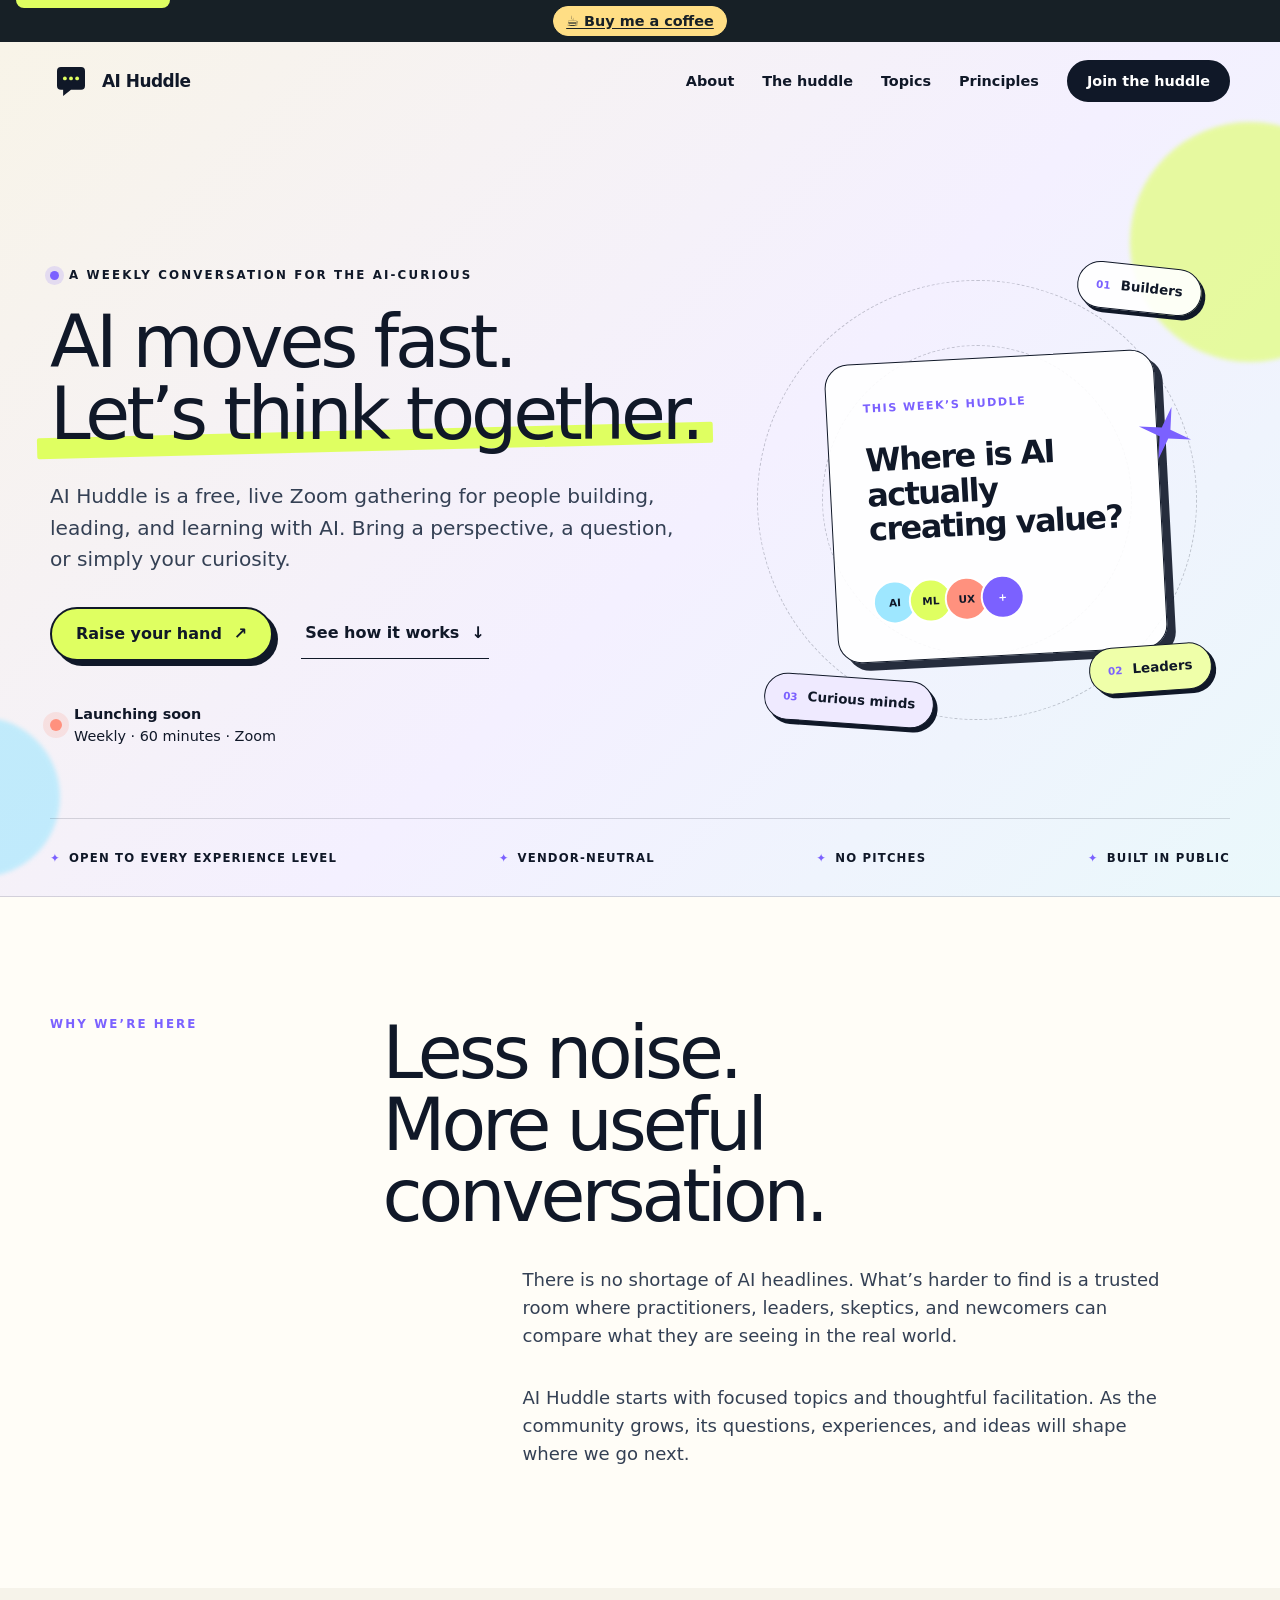
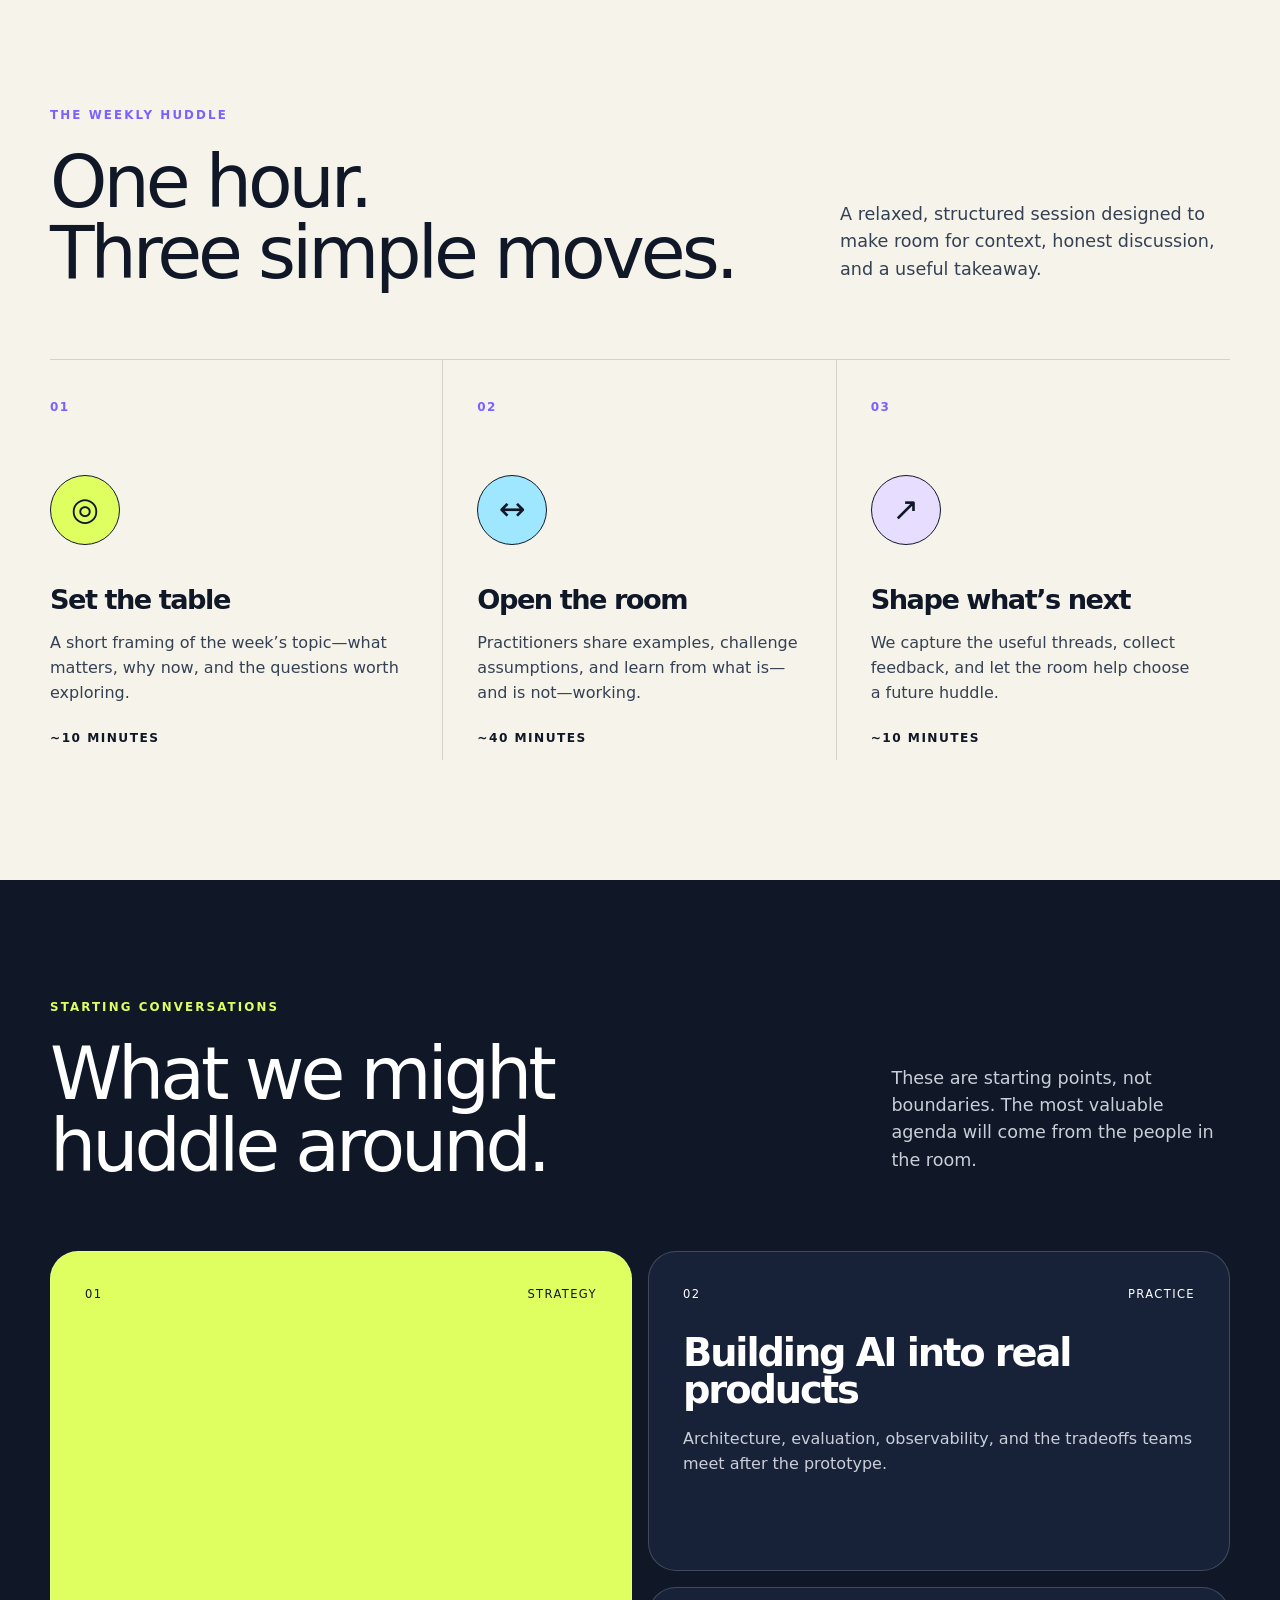
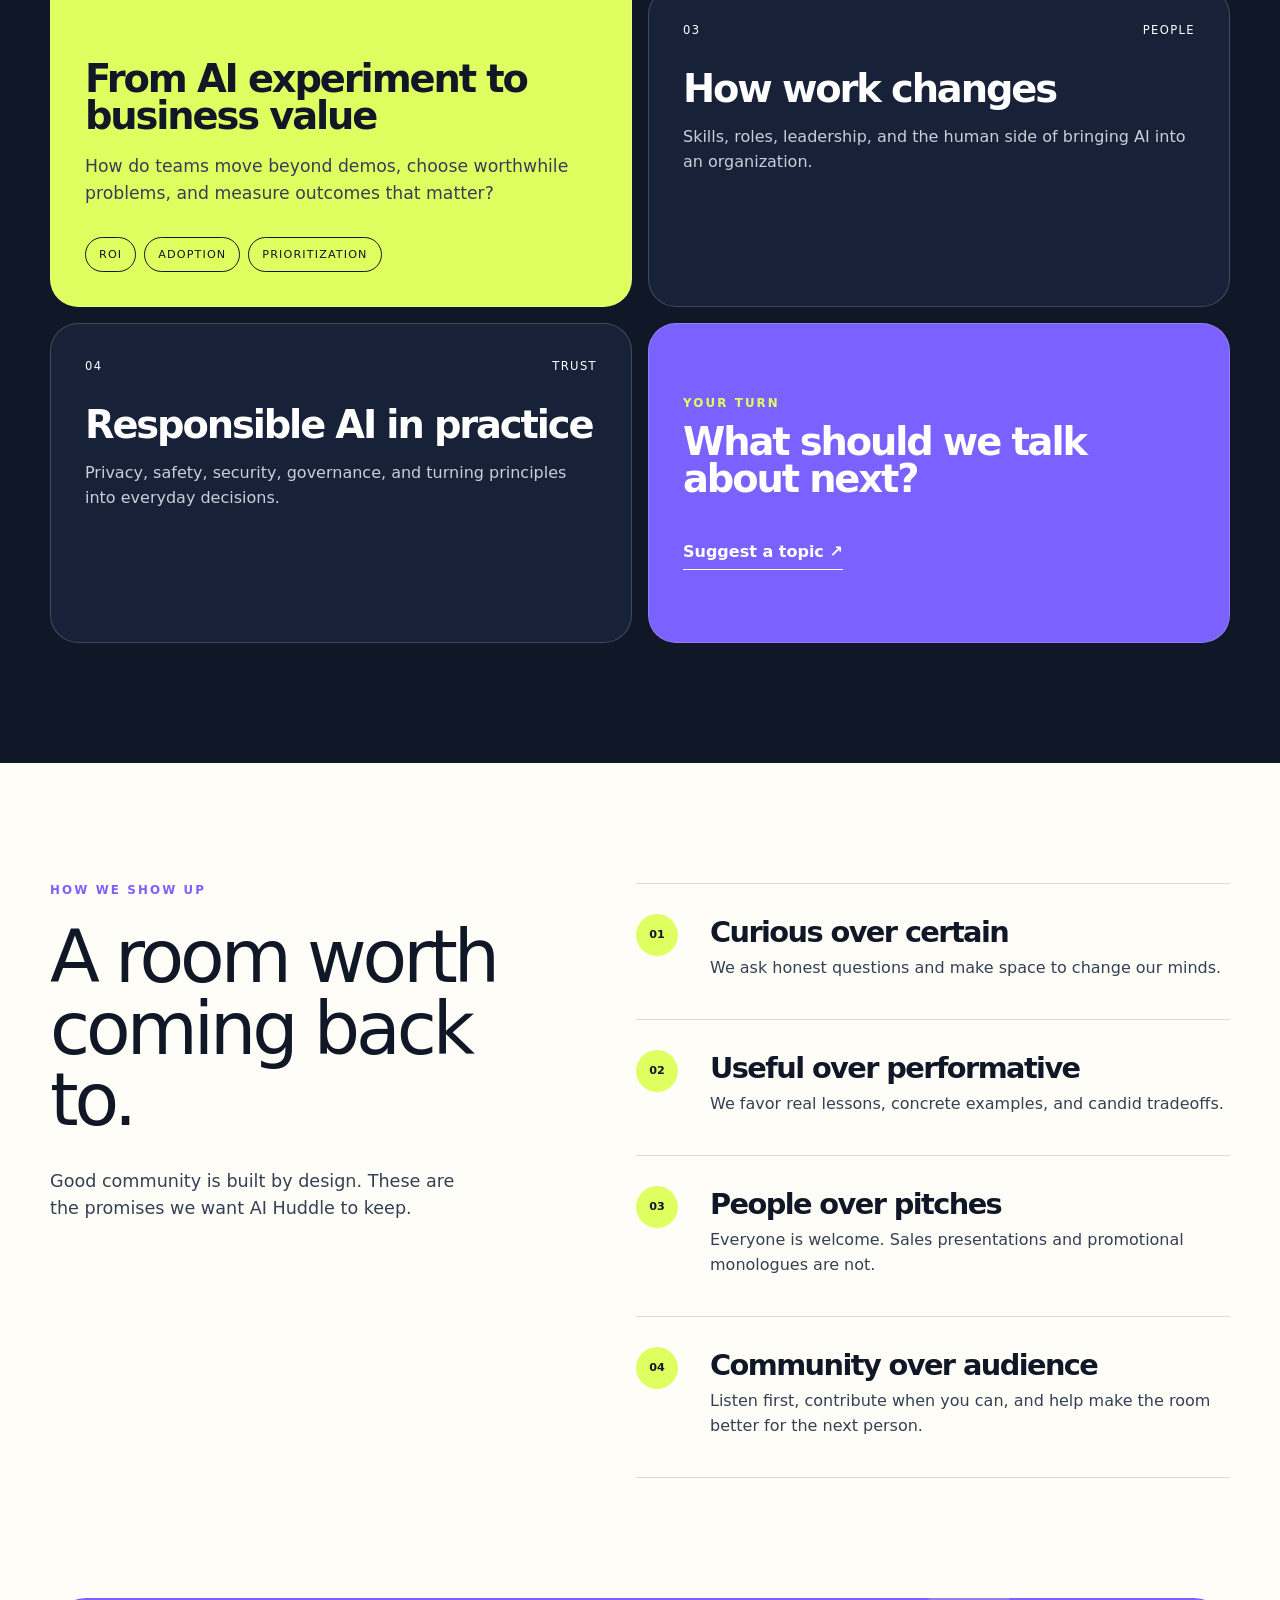
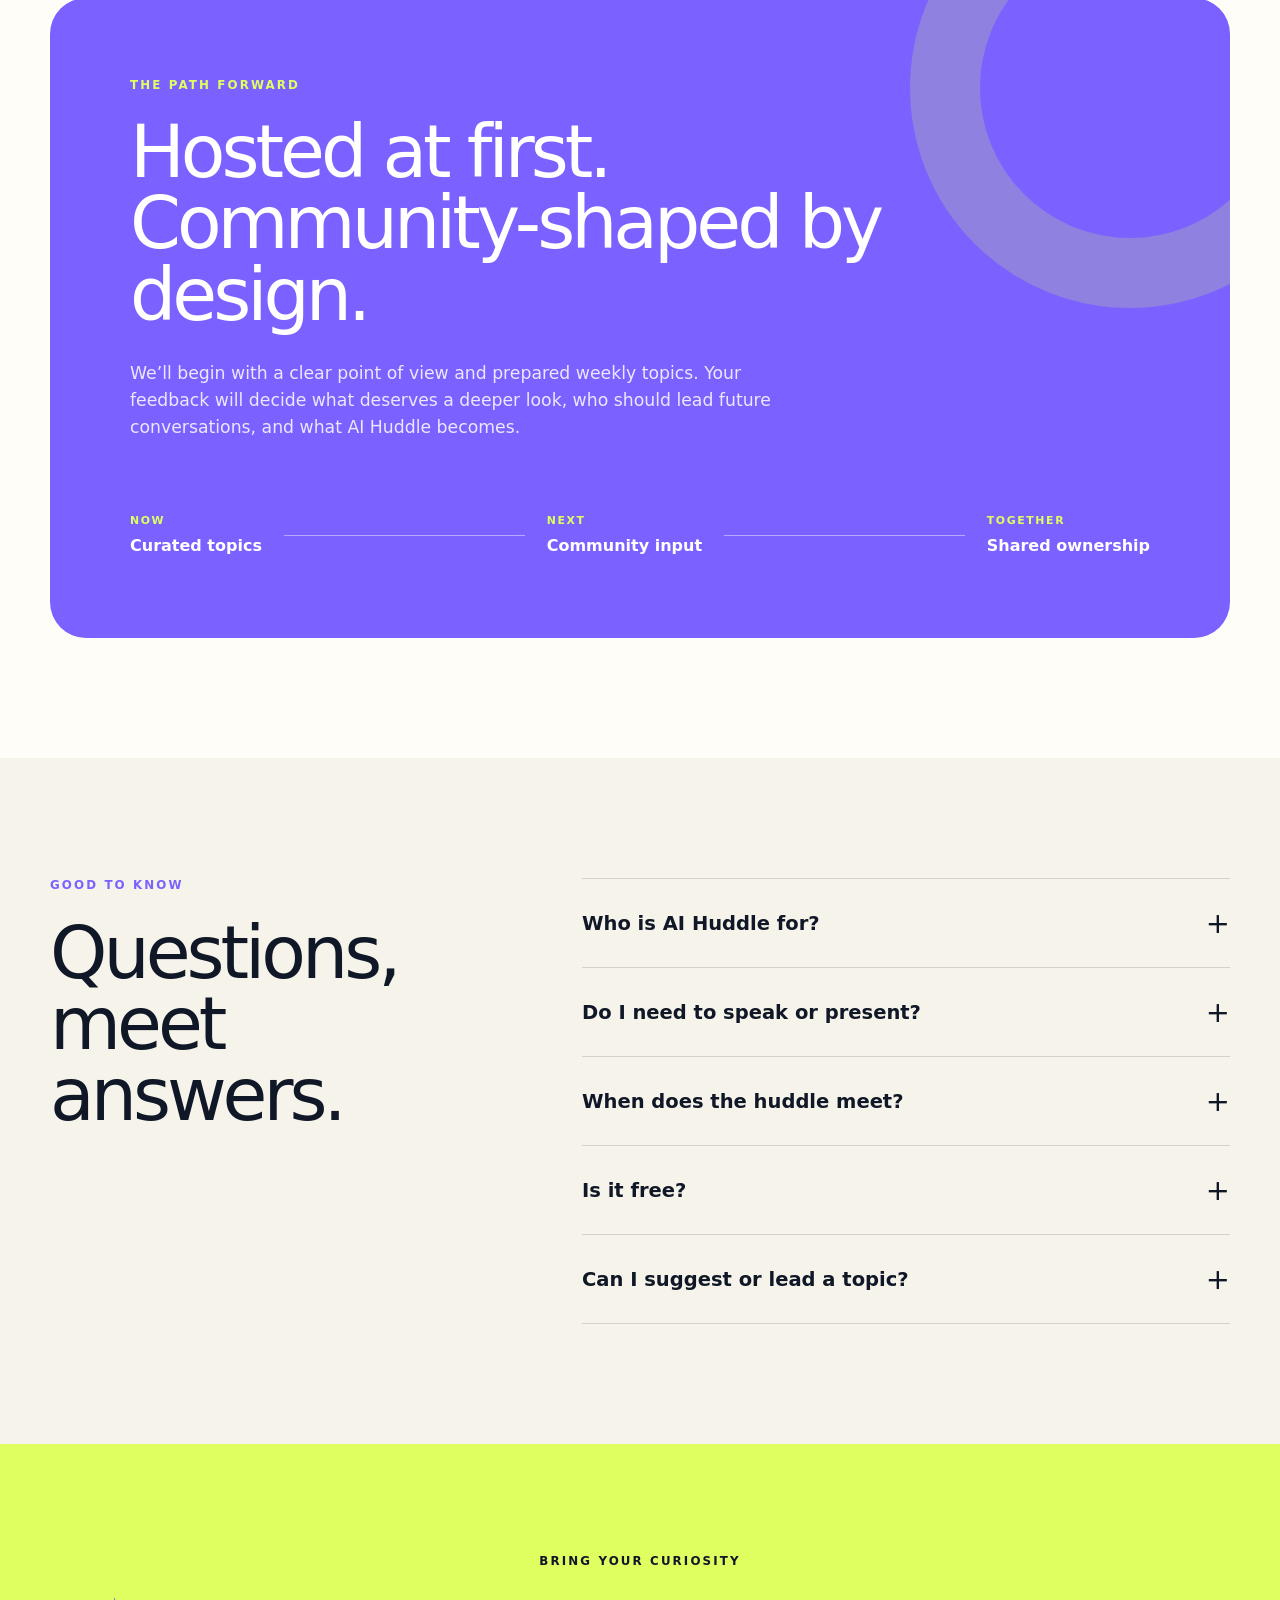
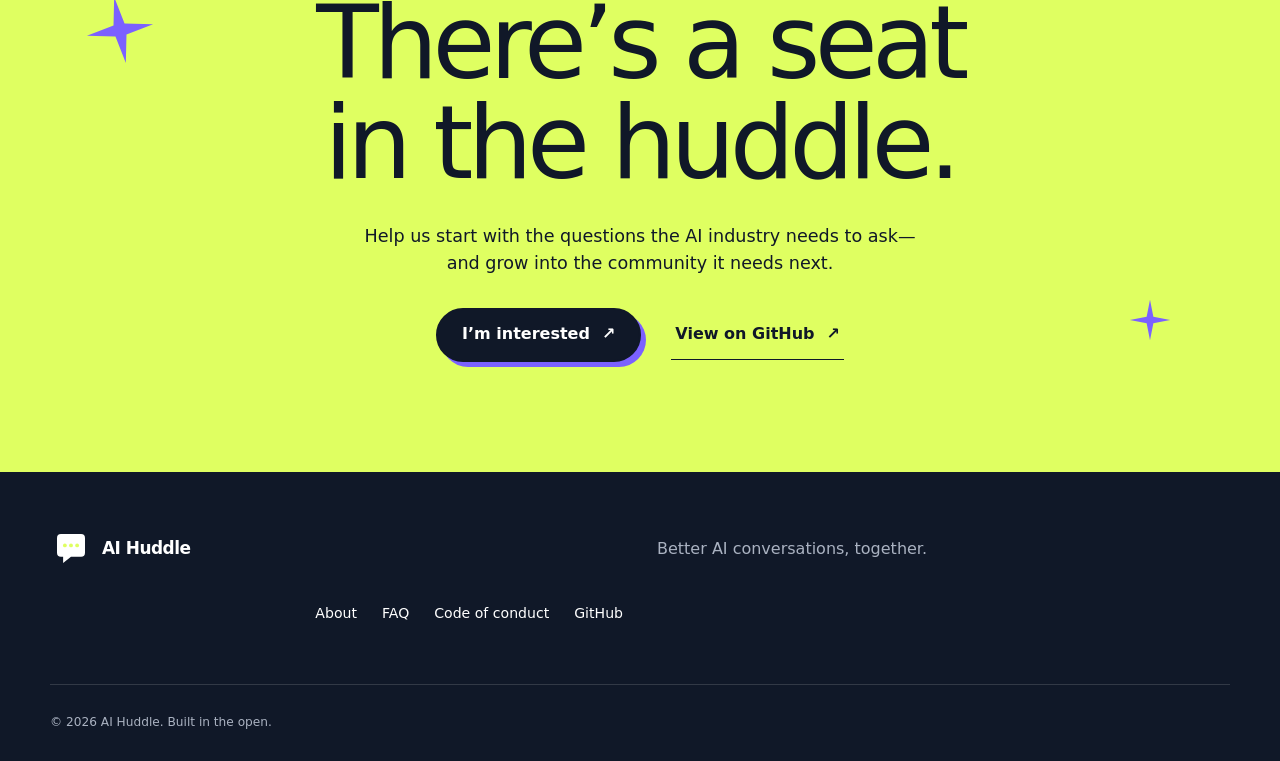
<file: index.html>
<!doctype html>
<html lang="en">
<head>
  <meta charset="utf-8">
  <meta name="viewport" content="width=device-width, initial-scale=1">
  <meta name="description" content="AI Huddle is a free, weekly Zoom conversation where people working with AI compare notes, ask honest questions, and shape what the community explores next.">
  <meta name="theme-color" content="#101828">
  <meta property="og:title" content="AI Huddle — Better AI conversations, together">
  <meta property="og:description" content="A weekly, vendor-neutral Zoom conversation for people building, leading, and learning with AI.">
  <meta property="og:type" content="website">
  <meta property="og:url" content="https://numerate64.github.io/aihuddle/">
  <meta property="og:image" content="https://numerate64.github.io/aihuddle/assets/social-card.png">
  <title>AI Huddle — Better AI conversations, together</title>
  <link rel="icon" href="assets/favicon.svg" type="image/svg+xml">
  <link rel="stylesheet" href="styles.css">
  <script defer src="script.js"></script>

    <style id="bmc-support-style">
      .bmc-support { position: sticky; top: 0; z-index: 10000; display: flex; justify-content: center; align-items: center; box-sizing: border-box; width: 100%; height: 42px; margin: 0; padding: 0 1rem; background: #172026; color: #fff; text-align: center; font: 600 0.9rem/1.4 system-ui, sans-serif; }
      .bmc-support a { display: inline-flex; align-items: center; justify-content: center; min-height: 30px; padding: 4px 12px; border: 1px solid #ffde85; border-radius: 999px; background: #ffde85; color: #172026; font-weight: 700; text-decoration: underline; text-underline-offset: 0.15em; white-space: nowrap; }
      .bmc-support a:hover { background: #fff; border-color: #fff; }
      .bmc-support a:focus-visible { outline: 2px solid #fff; outline-offset: 3px; }
      .site-header { top: 42px; } .header { top: 42px; } .skip-link { top: 46px; z-index: 10001; }
    </style>
</head>
<body>
  <div class="bmc-support"><a href="https://buymeacoffee.com/caliche" target="_blank" rel="noopener noreferrer">☕ Buy me a coffee</a></div>

  <a class="skip-link" href="#main">Skip to content</a>

  <header class="site-header" data-header>
    <div class="shell nav-wrap">
      <a class="brand" href="#top" aria-label="AI Huddle home">
        <svg class="brand-mark" aria-hidden="true" viewBox="0 0 48 48">
          <path d="M8 12.5A4.5 4.5 0 0 1 12.5 8h23a4.5 4.5 0 0 1 4.5 4.5v17a4.5 4.5 0 0 1-4.5 4.5H24l-9 7v-7h-2.5A4.5 4.5 0 0 1 8 29.5z"/>
          <circle cx="17" cy="21" r="2.2"/><circle cx="24" cy="21" r="2.2"/><circle cx="31" cy="21" r="2.2"/>
        </svg>
        <span>AI Huddle</span>
      </a>
      <button class="menu-button" type="button" aria-expanded="false" aria-controls="site-nav" data-menu-button>
        <span class="sr-only">Toggle navigation</span>
        <span></span><span></span><span></span>
      </button>
      <nav class="site-nav" id="site-nav" aria-label="Primary" data-nav>
        <a href="#about">About</a>
        <a href="#format">The huddle</a>
        <a href="#topics">Topics</a>
        <a href="#principles">Principles</a>
        <a class="button button-small button-dark" href="https://github.com/numerate64/aihuddle/issues/new?template=join-the-huddle.yml" target="_blank" rel="noopener">Join the huddle</a>
      </nav>
    </div>
  </header>

  <main id="main">
    <section class="hero" id="top">
      <div class="hero-orb hero-orb-one" aria-hidden="true"></div>
      <div class="hero-orb hero-orb-two" aria-hidden="true"></div>
      <div class="shell hero-grid">
        <div class="hero-copy reveal">
          <p class="eyebrow"><span></span> A weekly conversation for the AI-curious</p>
          <h1>AI moves fast.<br><em>Let’s think together.</em></h1>
          <p class="hero-lede">AI Huddle is a free, live Zoom gathering for people building, leading, and learning with AI. Bring a perspective, a question, or simply your curiosity.</p>
          <div class="hero-actions">
            <a class="button button-primary" href="https://github.com/numerate64/aihuddle/issues/new?template=join-the-huddle.yml" target="_blank" rel="noopener">Raise your hand <span aria-hidden="true">↗</span></a>
            <a class="text-link" href="#format">See how it works <span aria-hidden="true">↓</span></a>
          </div>
          <div class="hero-note">
            <span class="pulse" aria-hidden="true"></span>
            <p><strong>Launching soon</strong><br>Weekly · 60 minutes · Zoom</p>
          </div>
        </div>

        <div class="hero-visual reveal" aria-label="A visual representation of ideas connecting in conversation">
          <div class="orbit orbit-one"></div>
          <div class="orbit orbit-two"></div>
          <div class="huddle-card huddle-card-main">
            <span class="card-kicker">This week’s huddle</span>
            <p>Where is AI actually creating value?</p>
            <div class="avatar-row" aria-hidden="true">
              <span>AI</span><span>ML</span><span>UX</span><span>+</span>
            </div>
          </div>
          <div class="huddle-card float-card float-card-one"><span>01</span> Builders</div>
          <div class="huddle-card float-card float-card-two"><span>02</span> Leaders</div>
          <div class="huddle-card float-card float-card-three"><span>03</span> Curious minds</div>
          <svg class="spark" viewBox="0 0 100 100" aria-hidden="true"><path d="M50 2 58 42 98 50 58 58 50 98 42 58 2 50 42 42Z"/></svg>
        </div>
      </div>
      <div class="shell trust-line reveal">
        <span>Open to every experience level</span>
        <span>Vendor-neutral</span>
        <span>No pitches</span>
        <span>Built in public</span>
      </div>
    </section>

    <section class="section intro" id="about">
      <div class="shell split-heading reveal">
        <p class="section-label">Why we’re here</p>
        <div>
          <h2>Less noise.<br>More useful conversation.</h2>
          <p>There is no shortage of AI headlines. What’s harder to find is a trusted room where practitioners, leaders, skeptics, and newcomers can compare what they are seeing in the real world.</p>
          <p>AI Huddle starts with focused topics and thoughtful facilitation. As the community grows, its questions, experiences, and ideas will shape where we go next.</p>
        </div>
      </div>
    </section>

    <section class="section format-section" id="format">
      <div class="shell">
        <div class="section-top reveal">
          <div>
            <p class="section-label">The weekly huddle</p>
            <h2>One hour.<br>Three simple moves.</h2>
          </div>
          <p class="section-summary">A relaxed, structured session designed to make room for context, honest discussion, and a useful takeaway.</p>
        </div>
        <ol class="steps">
          <li class="step reveal">
            <span class="step-number">01</span>
            <div class="step-icon" aria-hidden="true">◎</div>
            <h3>Set the table</h3>
            <p>A short framing of the week’s topic—what matters, why now, and the questions worth exploring.</p>
            <span class="step-time">~10 minutes</span>
          </li>
          <li class="step reveal">
            <span class="step-number">02</span>
            <div class="step-icon" aria-hidden="true">↔</div>
            <h3>Open the room</h3>
            <p>Practitioners share examples, challenge assumptions, and learn from what is—and is not—working.</p>
            <span class="step-time">~40 minutes</span>
          </li>
          <li class="step reveal">
            <span class="step-number">03</span>
            <div class="step-icon" aria-hidden="true">↗</div>
            <h3>Shape what’s next</h3>
            <p>We capture the useful threads, collect feedback, and let the room help choose a future huddle.</p>
            <span class="step-time">~10 minutes</span>
          </li>
        </ol>
      </div>
    </section>

    <section class="section topics-section" id="topics">
      <div class="shell">
        <div class="topics-heading reveal">
          <div>
            <p class="section-label light">Starting conversations</p>
            <h2>What we might<br>huddle around.</h2>
          </div>
          <p>These are starting points, not boundaries. The most valuable agenda will come from the people in the room.</p>
        </div>
        <div class="topic-grid">
          <article class="topic topic-feature reveal">
            <div class="topic-meta"><span>01</span><span>Strategy</span></div>
            <h3>From AI experiment to business value</h3>
            <p>How do teams move beyond demos, choose worthwhile problems, and measure outcomes that matter?</p>
            <div class="topic-chips"><span>ROI</span><span>Adoption</span><span>Prioritization</span></div>
          </article>
          <article class="topic reveal">
            <div class="topic-meta"><span>02</span><span>Practice</span></div>
            <h3>Building AI into real products</h3>
            <p>Architecture, evaluation, observability, and the tradeoffs teams meet after the prototype.</p>
          </article>
          <article class="topic reveal">
            <div class="topic-meta"><span>03</span><span>People</span></div>
            <h3>How work changes</h3>
            <p>Skills, roles, leadership, and the human side of bringing AI into an organization.</p>
          </article>
          <article class="topic reveal">
            <div class="topic-meta"><span>04</span><span>Trust</span></div>
            <h3>Responsible AI in practice</h3>
            <p>Privacy, safety, security, governance, and turning principles into everyday decisions.</p>
          </article>
          <article class="topic topic-prompt reveal">
            <p class="section-label light">Your turn</p>
            <h3>What should we talk about next?</h3>
            <a href="https://github.com/numerate64/aihuddle/issues/new?template=suggest-a-topic.yml" target="_blank" rel="noopener">Suggest a topic <span aria-hidden="true">↗</span></a>
          </article>
        </div>
      </div>
    </section>

    <section class="section principles-section" id="principles">
      <div class="shell principles-grid">
        <div class="principles-copy reveal">
          <p class="section-label">How we show up</p>
          <h2>A room worth<br>coming back to.</h2>
          <p>Good community is built by design. These are the promises we want AI Huddle to keep.</p>
        </div>
        <div class="principle-list">
          <article class="principle reveal"><span>01</span><div><h3>Curious over certain</h3><p>We ask honest questions and make space to change our minds.</p></div></article>
          <article class="principle reveal"><span>02</span><div><h3>Useful over performative</h3><p>We favor real lessons, concrete examples, and candid tradeoffs.</p></div></article>
          <article class="principle reveal"><span>03</span><div><h3>People over pitches</h3><p>Everyone is welcome. Sales presentations and promotional monologues are not.</p></div></article>
          <article class="principle reveal"><span>04</span><div><h3>Community over audience</h3><p>Listen first, contribute when you can, and help make the room better for the next person.</p></div></article>
        </div>
      </div>
    </section>

    <section class="section evolution-section">
      <div class="shell evolution-card reveal">
        <div class="evolution-copy">
          <p class="section-label light">The path forward</p>
          <h2>Hosted at first.<br>Community-shaped by design.</h2>
          <p>We’ll begin with a clear point of view and prepared weekly topics. Your feedback will decide what deserves a deeper look, who should lead future conversations, and what AI Huddle becomes.</p>
        </div>
        <div class="evolution-path" aria-label="AI Huddle community evolution">
          <div><span>Now</span><strong>Curated topics</strong></div>
          <i aria-hidden="true"></i>
          <div><span>Next</span><strong>Community input</strong></div>
          <i aria-hidden="true"></i>
          <div><span>Together</span><strong>Shared ownership</strong></div>
        </div>
      </div>
    </section>

    <section class="section faq-section" id="faq">
      <div class="shell faq-grid">
        <div class="reveal">
          <p class="section-label">Good to know</p>
          <h2>Questions,<br>meet answers.</h2>
        </div>
        <div class="faq-list">
          <details class="reveal">
            <summary>Who is AI Huddle for?<span aria-hidden="true">+</span></summary>
            <p>Anyone working with, leading, researching, evaluating, or simply trying to better understand AI. You do not need a technical title or years of experience.</p>
          </details>
          <details class="reveal">
            <summary>Do I need to speak or present?<span aria-hidden="true">+</span></summary>
            <p>No. You are welcome to listen, ask a question in chat, join the discussion, or volunteer to help lead a future topic.</p>
          </details>
          <details class="reveal">
            <summary>When does the huddle meet?<span aria-hidden="true">+</span></summary>
            <p>The recurring day and time will be announced before launch. Sessions will run weekly for approximately 60 minutes on Zoom.</p>
          </details>
          <details class="reveal">
            <summary>Is it free?<span aria-hidden="true">+</span></summary>
            <p>Yes. AI Huddle is a free, vendor-neutral community conversation.</p>
          </details>
          <details class="reveal">
            <summary>Can I suggest or lead a topic?<span aria-hidden="true">+</span></summary>
            <p>Absolutely. Topic suggestions and volunteer facilitators are central to the long-term vision for AI Huddle.</p>
          </details>
        </div>
      </div>
    </section>

    <section class="final-cta">
      <div class="shell final-cta-inner reveal">
        <svg class="cta-spark cta-spark-one" viewBox="0 0 100 100" aria-hidden="true"><path d="M50 2 58 42 98 50 58 58 50 98 42 58 2 50 42 42Z"/></svg>
        <svg class="cta-spark cta-spark-two" viewBox="0 0 100 100" aria-hidden="true"><path d="M50 2 58 42 98 50 58 58 50 98 42 58 2 50 42 42Z"/></svg>
        <p class="section-label">Bring your curiosity</p>
        <h2>There’s a seat<br>in the huddle.</h2>
        <p>Help us start with the questions the AI industry needs to ask—and grow into the community it needs next.</p>
        <div class="cta-actions">
          <a class="button button-dark" href="https://github.com/numerate64/aihuddle/issues/new?template=join-the-huddle.yml" target="_blank" rel="noopener">I’m interested <span aria-hidden="true">↗</span></a>
          <a class="text-link dark-link" href="https://github.com/numerate64/aihuddle" target="_blank" rel="noopener">View on GitHub <span aria-hidden="true">↗</span></a>
        </div>
      </div>
    </section>
  </main>

  <footer class="site-footer">
    <div class="shell footer-grid">
      <a class="brand footer-brand" href="#top" aria-label="AI Huddle home">
        <svg class="brand-mark" aria-hidden="true" viewBox="0 0 48 48"><path d="M8 12.5A4.5 4.5 0 0 1 12.5 8h23a4.5 4.5 0 0 1 4.5 4.5v17a4.5 4.5 0 0 1-4.5 4.5H24l-9 7v-7h-2.5A4.5 4.5 0 0 1 8 29.5z"/><circle cx="17" cy="21" r="2.2"/><circle cx="24" cy="21" r="2.2"/><circle cx="31" cy="21" r="2.2"/></svg>
        <span>AI Huddle</span>
      </a>
      <p>Better AI conversations, together.</p>
      <nav aria-label="Footer">
        <a href="#about">About</a>
        <a href="#faq">FAQ</a>
        <a href="https://github.com/numerate64/aihuddle/blob/main/CODE_OF_CONDUCT.md" target="_blank" rel="noopener">Code of conduct</a>
        <a href="https://github.com/numerate64/aihuddle" target="_blank" rel="noopener">GitHub</a>
      </nav>
      <p class="copyright">© <span data-year></span> AI Huddle. Built in the open.</p>
    </div>
</footer>
</body>
</html>
</file>
<file: styles.css>
:root {
  --ink: #101828;
  --ink-soft: #344054;
  --cream: #f6f3ea;
  --paper: #fffdf7;
  --acid: #dfff61;
  --acid-bright: #efffa9;
  --violet: #7b61ff;
  --sky: #9ee7ff;
  --coral: #ff917e;
  --line: rgba(16, 24, 40, .15);
  --shell: min(1180px, calc(100% - 40px));
  --radius: 28px;
  --shadow: 0 28px 80px rgba(16, 24, 40, .14);
}

* { box-sizing: border-box; }
html { scroll-behavior: smooth; scroll-padding-top: 92px; }
body { margin: 0; color: var(--ink); background: var(--paper); font-family: Inter, ui-sans-serif, system-ui, -apple-system, BlinkMacSystemFont, "Segoe UI", sans-serif; line-height: 1.55; -webkit-font-smoothing: antialiased; }
body.menu-open { overflow: hidden; }
a { color: inherit; text-decoration: none; }
button, input, textarea { font: inherit; }
img, svg { display: block; max-width: 100%; }
.shell { width: var(--shell); margin-inline: auto; }
.sr-only { position: absolute; width: 1px; height: 1px; padding: 0; margin: -1px; overflow: hidden; clip: rect(0, 0, 0, 0); white-space: nowrap; border: 0; }
.skip-link { position: fixed; z-index: 1000; left: 1rem; top: 1rem; background: var(--acid); padding: .7rem 1rem; border-radius: 8px; transform: translateY(-180%); transition: transform .2s; }
.skip-link:focus { transform: none; }

.site-header { position: fixed; z-index: 100; inset: 0 0 auto; padding: 18px 0; transition: background .25s, padding .25s, box-shadow .25s; }
.site-header.scrolled { background: rgba(255, 253, 247, .9); backdrop-filter: blur(16px); box-shadow: 0 1px 0 var(--line); padding: 11px 0; }
.nav-wrap { display: flex; align-items: center; justify-content: space-between; }
.brand { display: inline-flex; align-items: center; gap: 10px; font: 700 1.06rem Inter, ui-sans-serif, system-ui, -apple-system, BlinkMacSystemFont, "Segoe UI", sans-serif; letter-spacing: -.03em; }
.brand-mark { width: 42px; height: 42px; fill: var(--ink); }
.brand-mark circle { fill: var(--acid); }
.site-nav { display: flex; align-items: center; gap: 28px; font-weight: 600; font-size: .9rem; }
.site-nav > a:not(.button) { position: relative; }
.site-nav > a:not(.button)::after { content: ""; position: absolute; left: 0; right: 100%; bottom: -5px; height: 2px; background: var(--ink); transition: right .2s; }
.site-nav > a:not(.button):hover::after { right: 0; }
.menu-button { display: none; border: 0; background: none; width: 44px; height: 44px; padding: 11px; }
.menu-button span:not(.sr-only) { display: block; height: 2px; background: var(--ink); margin: 5px 0; transition: .2s; }

.button { display: inline-flex; align-items: center; justify-content: center; gap: 12px; min-height: 54px; padding: 0 24px; border: 2px solid var(--ink); border-radius: 100px; font-weight: 700; box-shadow: 5px 5px 0 var(--ink); transition: transform .18s, box-shadow .18s, background .18s; }
.button:hover { transform: translate(3px, 3px); box-shadow: 2px 2px 0 var(--ink); }
.button:focus-visible, a:focus-visible, summary:focus-visible, button:focus-visible { outline: 3px solid var(--violet); outline-offset: 4px; }
.button-primary { background: var(--acid); }
.button-dark { color: white; background: var(--ink); box-shadow: 5px 5px 0 var(--violet); }
.button-dark:hover { box-shadow: 2px 2px 0 var(--violet); }
.button-small { min-height: 42px; padding: 0 18px; box-shadow: none; }
.button-small:hover { transform: translateY(-2px); box-shadow: none; }
.text-link { display: inline-flex; gap: 12px; align-items: center; padding: 12px 4px; font-weight: 700; border-bottom: 1px solid var(--ink); }

.hero { position: relative; overflow: hidden; padding: 156px 0 0; background: linear-gradient(135deg, #f8f4e8 0%, #f4f0ff 55%, #eaf8fb 100%); }
.hero::after { content: ""; position: absolute; inset: auto 0 0; height: 1px; background: var(--line); }
.hero-grid { position: relative; z-index: 2; display: grid; grid-template-columns: 1.05fr .95fr; gap: 64px; align-items: center; min-height: 620px; }
.eyebrow, .section-label { margin: 0 0 24px; text-transform: uppercase; letter-spacing: .18em; font-size: .74rem; line-height: 1.2; font-weight: 700; }
.eyebrow { display: flex; align-items: center; gap: 10px; }
.eyebrow span { width: 9px; height: 9px; border-radius: 50%; background: var(--violet); box-shadow: 0 0 0 5px rgba(123, 97, 255, .16); }
h1, h2, h3 { font-family: Inter, ui-sans-serif, system-ui, -apple-system, BlinkMacSystemFont, "Segoe UI", sans-serif; letter-spacing: -.055em; line-height: .98; }
h1 { margin: 0; max-width: 700px; font-size: clamp(4rem, 5.7vw, 6.4rem); font-weight: 500; }
h1 em { position: relative; z-index: 1; font-style: normal; white-space: nowrap; }
h1 em::after { content: ""; position: absolute; z-index: -1; left: -2%; right: -2%; bottom: .06em; height: .29em; background: var(--acid); transform: rotate(-1.4deg); border-radius: 2px; }
.hero-lede { max-width: 635px; margin: 32px 0; color: var(--ink-soft); font-size: clamp(1.05rem, 1.6vw, 1.26rem); }
.hero-actions { display: flex; align-items: center; gap: 28px; flex-wrap: wrap; }
.hero-note { display: flex; align-items: center; gap: 12px; margin-top: 42px; font-size: .9rem; }
.hero-note p { margin: 0; }
.pulse { width: 12px; height: 12px; border-radius: 50%; background: var(--coral); box-shadow: 0 0 0 7px rgba(255, 145, 126, .18); }

.hero-visual { position: relative; height: 540px; }
.orbit { position: absolute; border: 1px dashed rgba(16, 24, 40, .22); border-radius: 50%; }
.orbit-one { width: 440px; height: 440px; right: 10px; top: 42px; }
.orbit-two { width: 310px; height: 310px; right: 75px; top: 107px; }
.huddle-card { position: absolute; border: 1.5px solid var(--ink); background: rgba(255,255,255,.9); box-shadow: 8px 8px 0 rgba(16,24,40,.9); }
.huddle-card-main { left: 15%; top: 22%; width: 330px; padding: 36px; transform: rotate(-3deg); border-radius: 24px; }
.card-kicker { display: block; margin-bottom: 26px; color: var(--violet); text-transform: uppercase; letter-spacing: .13em; font-size: .7rem; font-weight: 700; }
.huddle-card-main p { margin: 0 0 34px; font: 600 2rem/1.08 Inter, ui-sans-serif, system-ui, -apple-system, BlinkMacSystemFont, "Segoe UI", sans-serif; letter-spacing: -.05em; }
.avatar-row { display: flex; }
.avatar-row span { display: grid; place-items: center; width: 44px; height: 44px; margin-right: -8px; border: 2px solid white; border-radius: 50%; background: var(--sky); font-size: .65rem; font-weight: 700; }
.avatar-row span:nth-child(2) { background: var(--acid); }.avatar-row span:nth-child(3) { background: var(--coral); }.avatar-row span:nth-child(4) { background: var(--violet); color: white; }
.float-card { display: flex; align-items: center; gap: 10px; padding: 12px 18px; border-radius: 100px; font-weight: 700; font-size: .84rem; box-shadow: 4px 4px 0 var(--ink); }
.float-card span { color: var(--violet); font-size: .65rem; }
.float-card-one { top: 5%; right: 1%; transform: rotate(6deg); }
.float-card-two { right: -1%; bottom: 16%; transform: rotate(-4deg); background: var(--acid-bright); }
.float-card-three { left: 0; bottom: 10%; transform: rotate(4deg); background: #efeaff; }
.spark { position: absolute; right: 3%; top: 31%; width: 56px; fill: var(--violet); transform: rotate(14deg); }
.hero-orb { position: absolute; border-radius: 50%; filter: blur(2px); opacity: .6; }
.hero-orb-one { width: 240px; height: 240px; top: 80px; right: -90px; background: var(--acid); }
.hero-orb-two { width: 160px; height: 160px; left: -100px; bottom: 20px; background: var(--sky); }
.trust-line { position: relative; z-index: 3; display: flex; justify-content: space-between; padding: 30px 0; border-top: 1px solid var(--line); font-size: .73rem; font-weight: 700; text-transform: uppercase; letter-spacing: .1em; }
.trust-line span::before { content: "✦"; margin-right: 8px; color: var(--violet); }

.section { padding: 120px 0; }
.section-label { color: var(--violet); }
h2 { margin: 0; font-size: clamp(3rem, 5.7vw, 6rem); font-weight: 500; }
.split-heading { display: grid; grid-template-columns: 1fr 3fr; gap: 50px; }
.split-heading > div { max-width: 800px; }
.split-heading p:not(.section-label) { max-width: 660px; margin: 34px 0 0 auto; color: var(--ink-soft); font-size: 1.13rem; }
.intro { background: var(--paper); }

.format-section { background: var(--cream); }
.section-top { display: flex; justify-content: space-between; gap: 60px; align-items: end; margin-bottom: 70px; }
.section-summary { max-width: 390px; margin: 0 0 6px; color: var(--ink-soft); font-size: 1.1rem; }
.steps { display: grid; grid-template-columns: repeat(3, 1fr); list-style: none; margin: 0; padding: 0; border-top: 1px solid var(--line); }
.step { position: relative; min-height: 400px; padding: 34px 34px 24px 0; border-right: 1px solid var(--line); }
.step + .step { padding-left: 34px; }
.step:last-child { border: 0; }
.step-number { font: 600 .75rem Inter, ui-sans-serif, system-ui, -apple-system, BlinkMacSystemFont, "Segoe UI", sans-serif; color: var(--violet); letter-spacing: .12em; }
.step-icon { display: grid; place-items: center; width: 70px; height: 70px; margin: 56px 0 42px; border: 1.5px solid var(--ink); border-radius: 50%; background: var(--acid); font-size: 2rem; }
.step:nth-child(2) .step-icon { background: var(--sky); }.step:nth-child(3) .step-icon { background: #e6ddff; }
.step h3 { margin: 0 0 18px; font-size: 1.7rem; }
.step p { color: var(--ink-soft); }
.step-time { position: absolute; bottom: 12px; font-size: .76rem; font-weight: 700; text-transform: uppercase; letter-spacing: .12em; }

.topics-section { color: white; background: var(--ink); }
.section-label.light { color: var(--acid); }
.topics-heading { display: grid; grid-template-columns: 1.5fr .65fr; gap: 60px; align-items: end; margin-bottom: 70px; }
.topics-heading > p { margin: 0 0 7px; color: #c9ced8; font-size: 1.1rem; }
.topic-grid { display: grid; grid-template-columns: repeat(2, 1fr); gap: 16px; }
.topic { min-height: 320px; padding: 34px; border: 1px solid rgba(255,255,255,.18); border-radius: var(--radius); background: #172239; transition: transform .25s, border-color .25s; }
.topic:hover { transform: translateY(-5px); border-color: var(--acid); }
.topic-feature { grid-row: span 2; min-height: 656px; display: flex; flex-direction: column; justify-content: flex-end; color: var(--ink); background: var(--acid); }
.topic-meta { display: flex; justify-content: space-between; margin-bottom: auto; font-size: .72rem; text-transform: uppercase; letter-spacing: .12em; }
.topic h3 { max-width: 530px; margin: 30px 0 18px; font-size: clamp(1.9rem, 3vw, 3.1rem); }
.topic p { max-width: 510px; margin: 0; color: #c9ced8; }
.topic-feature p { color: var(--ink-soft); font-size: 1.08rem; }
.topic-chips { display: flex; gap: 8px; margin-top: 30px; flex-wrap: wrap; }
.topic-chips span { padding: 8px 13px; border: 1px solid var(--ink); border-radius: 100px; font-size: .7rem; text-transform: uppercase; letter-spacing: .1em; }
.topic-prompt { display: flex; flex-direction: column; justify-content: center; background: var(--violet); }
.topic-prompt h3 { margin-top: 12px; }
.topic-prompt a { align-self: flex-start; margin-top: 24px; padding-bottom: 4px; border-bottom: 1px solid white; font-weight: 700; }

.principles-section { background: var(--paper); }
.principles-grid { display: grid; grid-template-columns: .9fr 1.1fr; gap: 100px; }
.principles-copy { position: sticky; top: 130px; align-self: start; }
.principles-copy > p:last-child { max-width: 430px; margin-top: 32px; color: var(--ink-soft); font-size: 1.1rem; }
.principle { display: grid; grid-template-columns: 54px 1fr; gap: 20px; padding: 30px 0 38px; border-top: 1px solid var(--line); }
.principle:last-child { border-bottom: 1px solid var(--line); }
.principle > span { display: grid; place-items: center; width: 42px; height: 42px; border-radius: 50%; background: var(--acid); font-size: .7rem; font-weight: 700; }
.principle h3 { margin: 4px 0 10px; font-size: 1.8rem; }
.principle p { margin: 0; color: var(--ink-soft); }

.evolution-section { padding-top: 0; }
.evolution-card { padding: 80px; color: white; border-radius: 36px; background: var(--violet); overflow: hidden; position: relative; }
.evolution-card::after { content: ""; position: absolute; width: 300px; height: 300px; right: -120px; top: -130px; border: 70px solid rgba(223,255,97,.2); border-radius: 50%; }
.evolution-copy { max-width: 790px; position: relative; z-index: 2; }
.evolution-copy .section-label { color: var(--acid); }
.evolution-copy p:last-child { max-width: 660px; margin: 30px 0 0; color: #ebe7ff; font-size: 1.08rem; }
.evolution-path { position: relative; z-index: 2; display: grid; grid-template-columns: auto 1fr auto 1fr auto; align-items: center; gap: 22px; margin-top: 72px; }
.evolution-path div { display: flex; flex-direction: column; gap: 4px; }
.evolution-path span { color: var(--acid); font-size: .68rem; text-transform: uppercase; letter-spacing: .15em; font-weight: 700; }
.evolution-path strong { font-family: Inter, ui-sans-serif, system-ui, -apple-system, BlinkMacSystemFont, "Segoe UI", sans-serif; }
.evolution-path i { display: block; height: 1px; background: rgba(255,255,255,.45); }

.faq-section { background: var(--cream); }
.faq-grid { display: grid; grid-template-columns: .8fr 1.2fr; gap: 100px; }
.faq-list details { border-top: 1px solid var(--line); }
.faq-list details:last-child { border-bottom: 1px solid var(--line); }
.faq-list summary { display: flex; justify-content: space-between; align-items: center; gap: 20px; padding: 27px 0; cursor: pointer; list-style: none; font: 600 1.22rem Inter, ui-sans-serif, system-ui, -apple-system, BlinkMacSystemFont, "Segoe UI", sans-serif; }
.faq-list summary::-webkit-details-marker { display: none; }
.faq-list summary span { font: 400 1.8rem Inter, ui-sans-serif, system-ui, sans-serif; transition: transform .2s; }
.faq-list details[open] summary span { transform: rotate(45deg); }
.faq-list details p { max-width: 620px; margin: -5px 40px 28px 0; color: var(--ink-soft); }

.final-cta { overflow: hidden; padding: 110px 0; background: var(--acid); }
.final-cta-inner { position: relative; text-align: center; }
.final-cta .section-label { color: var(--ink); }
.final-cta h2 { font-size: clamp(3.7rem, 8vw, 8rem); }
.final-cta p:not(.section-label) { max-width: 580px; margin: 30px auto; font-size: 1.1rem; }
.cta-actions { display: flex; justify-content: center; align-items: center; gap: 30px; flex-wrap: wrap; }
.dark-link { border-color: var(--ink); }
.cta-spark { position: absolute; width: 70px; fill: var(--violet); }
.cta-spark-one { left: 3%; top: 10%; transform: rotate(-10deg); }.cta-spark-two { right: 5%; bottom: 5%; width: 42px; }

.site-footer { padding: 55px 0 30px; color: white; background: var(--ink); }
.footer-grid { display: grid; grid-template-columns: 1fr 1fr; gap: 34px; align-items: start; }
.footer-brand .brand-mark { fill: white; }
.footer-grid > p { margin: 10px 0 0; color: #aab2c1; }
.footer-grid nav { display: flex; justify-content: flex-end; flex-wrap: wrap; gap: 25px; font-size: .88rem; }
.footer-grid .copyright { grid-column: 1 / -1; margin-top: 25px; padding-top: 28px; border-top: 1px solid rgba(255,255,255,.14); font-size: .76rem; }

.reveal { opacity: 0; transform: translateY(20px); transition: opacity .65s ease, transform .65s ease; }
.reveal.visible { opacity: 1; transform: none; }

@media (max-width: 900px) {
  :root { --shell: min(100% - 30px, 720px); }
  .site-header { padding: 12px 0; }
  .menu-button { display: block; }
  .menu-button[aria-expanded="true"] span:nth-child(2) { transform: translateY(7px) rotate(45deg); }
  .menu-button[aria-expanded="true"] span:nth-child(3) { opacity: 0; }
  .menu-button[aria-expanded="true"] span:nth-child(4) { transform: translateY(-7px) rotate(-45deg); }
  .site-nav { position: fixed; inset: 67px 0 0; display: flex; flex-direction: column; justify-content: center; gap: 30px; background: var(--paper); font-size: 1.4rem; transform: translateX(100%); transition: transform .25s; }
  .site-nav.open { transform: none; }
  .hero { padding-top: 120px; }
  .hero-grid { grid-template-columns: 1fr; min-height: 0; }
  .hero-copy { text-align: center; }
  .eyebrow, .hero-actions, .hero-note { justify-content: center; }
  .hero-lede { margin-inline: auto; }
  .hero-visual { height: 490px; max-width: 560px; width: 100%; margin-inline: auto; }
  .trust-line { flex-wrap: wrap; gap: 15px 30px; justify-content: center; }
  .split-heading, .principles-grid, .faq-grid { grid-template-columns: 1fr; gap: 40px; }
  .split-heading p:not(.section-label) { margin-left: 0; }
  .section-top, .topics-heading { display: grid; grid-template-columns: 1fr; align-items: start; }
  .steps { grid-template-columns: 1fr; }
  .step, .step + .step { min-height: 0; padding: 30px 0 70px; border-right: 0; border-bottom: 1px solid var(--line); }
  .step-icon { margin: 35px 0 28px; }
  .topic-grid { grid-template-columns: 1fr; }
  .topic-feature { grid-row: auto; min-height: 500px; }
  .principles-copy { position: static; }
  .evolution-card { padding: 55px 35px; }
  .evolution-path { grid-template-columns: 1fr; }
  .evolution-path i { width: 1px; height: 28px; margin-left: 4px; }
}

@media (max-width: 560px) {
  :root { --shell: calc(100% - 24px); --radius: 22px; }
  .section { padding: 85px 0; }
  h1 { font-size: clamp(3.35rem, 16vw, 5rem); }
  h1 em { white-space: normal; }
  h2 { font-size: clamp(2.8rem, 14vw, 4.2rem); }
  .hero-grid { gap: 22px; }
  .hero-actions { flex-direction: column; gap: 10px; }
  .hero-note { margin-top: 28px; }
  .hero-visual { height: 420px; }
  .huddle-card-main { left: 4%; top: 20%; width: 84%; padding: 28px; }
  .huddle-card-main p { font-size: 1.7rem; }
  .orbit-one { width: 350px; height: 350px; right: -85px; }.orbit-two { width: 240px; height: 240px; right: -30px; }
  .float-card-one { right: 1%; }.float-card-two { right: 0; bottom: 7%; }.float-card-three { left: 0; bottom: 2%; }
  .spark { display: none; }
  .trust-line { justify-content: flex-start; padding: 24px 5px; }
  .trust-line span { width: calc(50% - 15px); }
  .topic { min-height: 300px; padding: 28px; }
  .topic-feature { min-height: 450px; }
  .evolution-card { width: calc(100% - 24px); padding: 46px 24px; border-radius: 26px; }
  .final-cta { padding: 85px 0; }
  .cta-spark { opacity: .35; }
  .footer-grid { grid-template-columns: 1fr; }
  .footer-grid nav { justify-content: flex-start; }
}

@media (prefers-reduced-motion: reduce) {
  html { scroll-behavior: auto; }
  *, *::before, *::after { transition-duration: .01ms !important; animation-duration: .01ms !important; animation-iteration-count: 1 !important; }
  .reveal { opacity: 1; transform: none; }
}
</file>
